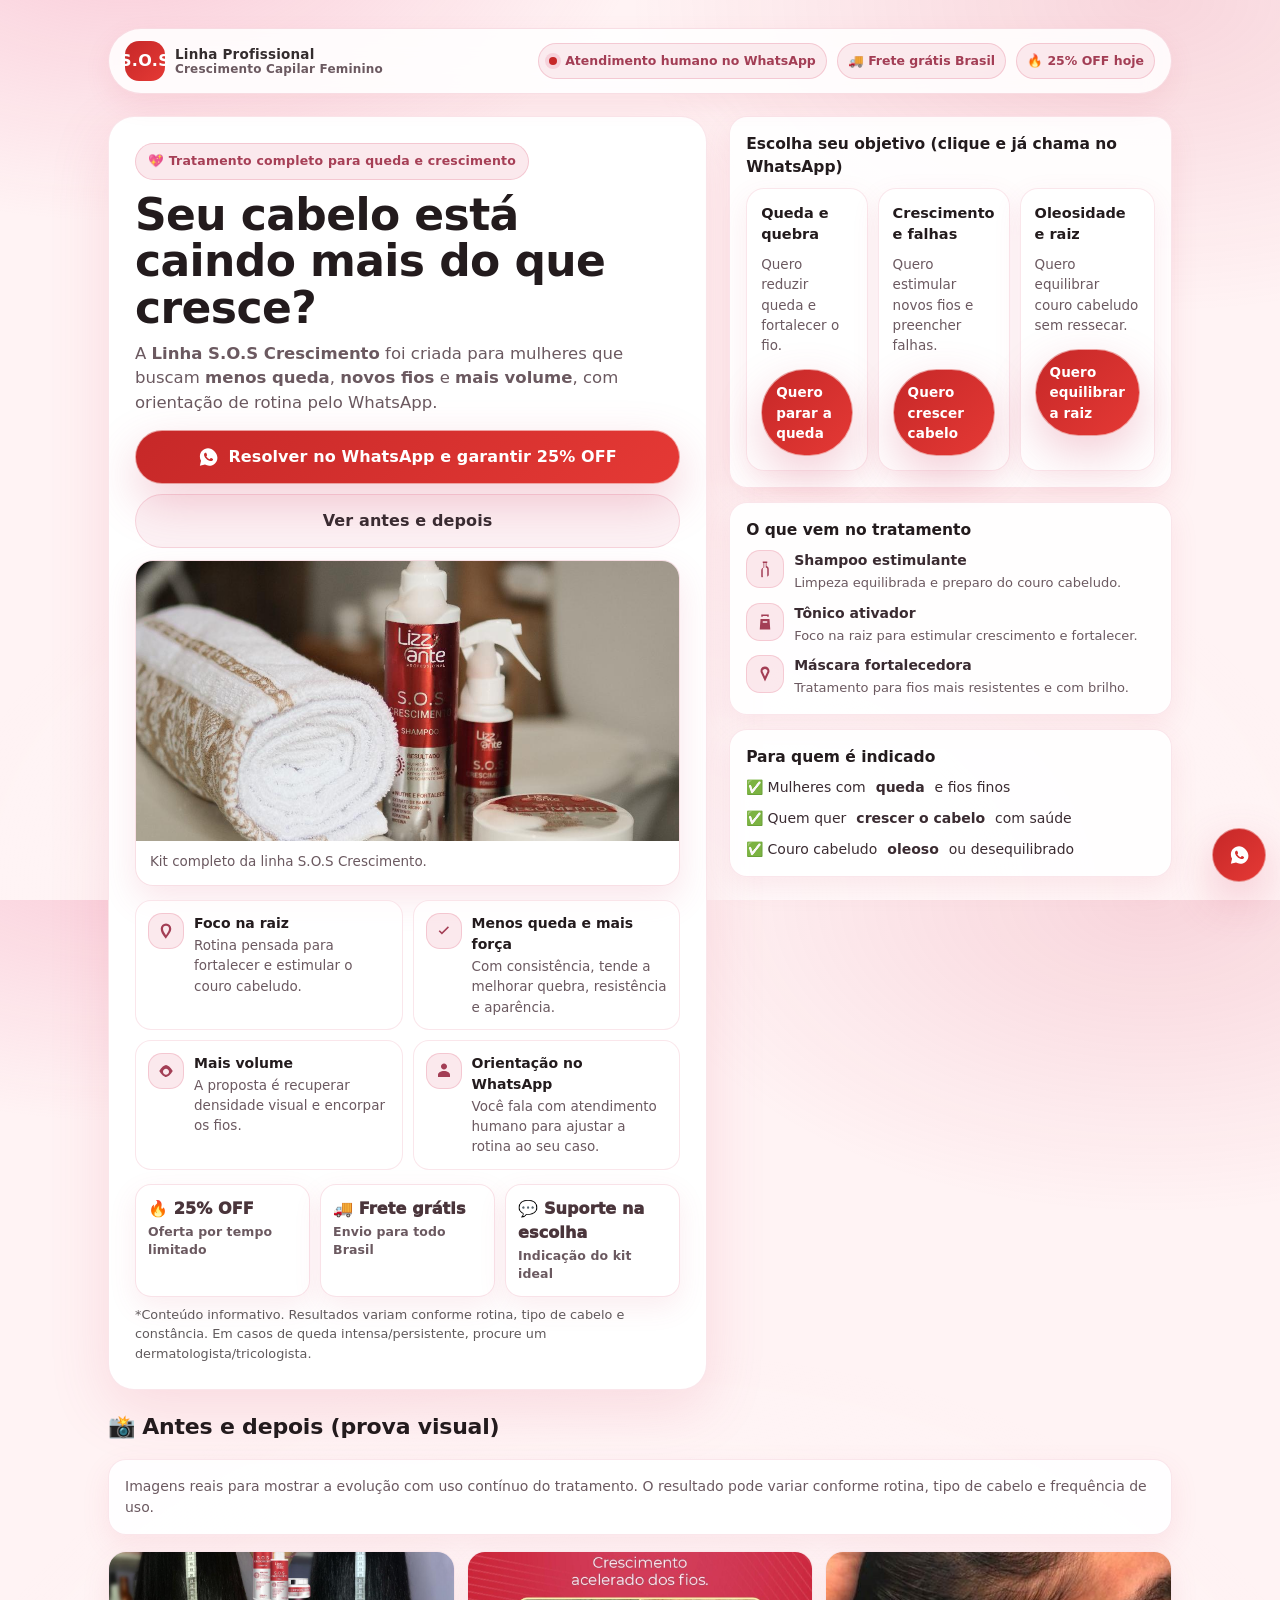
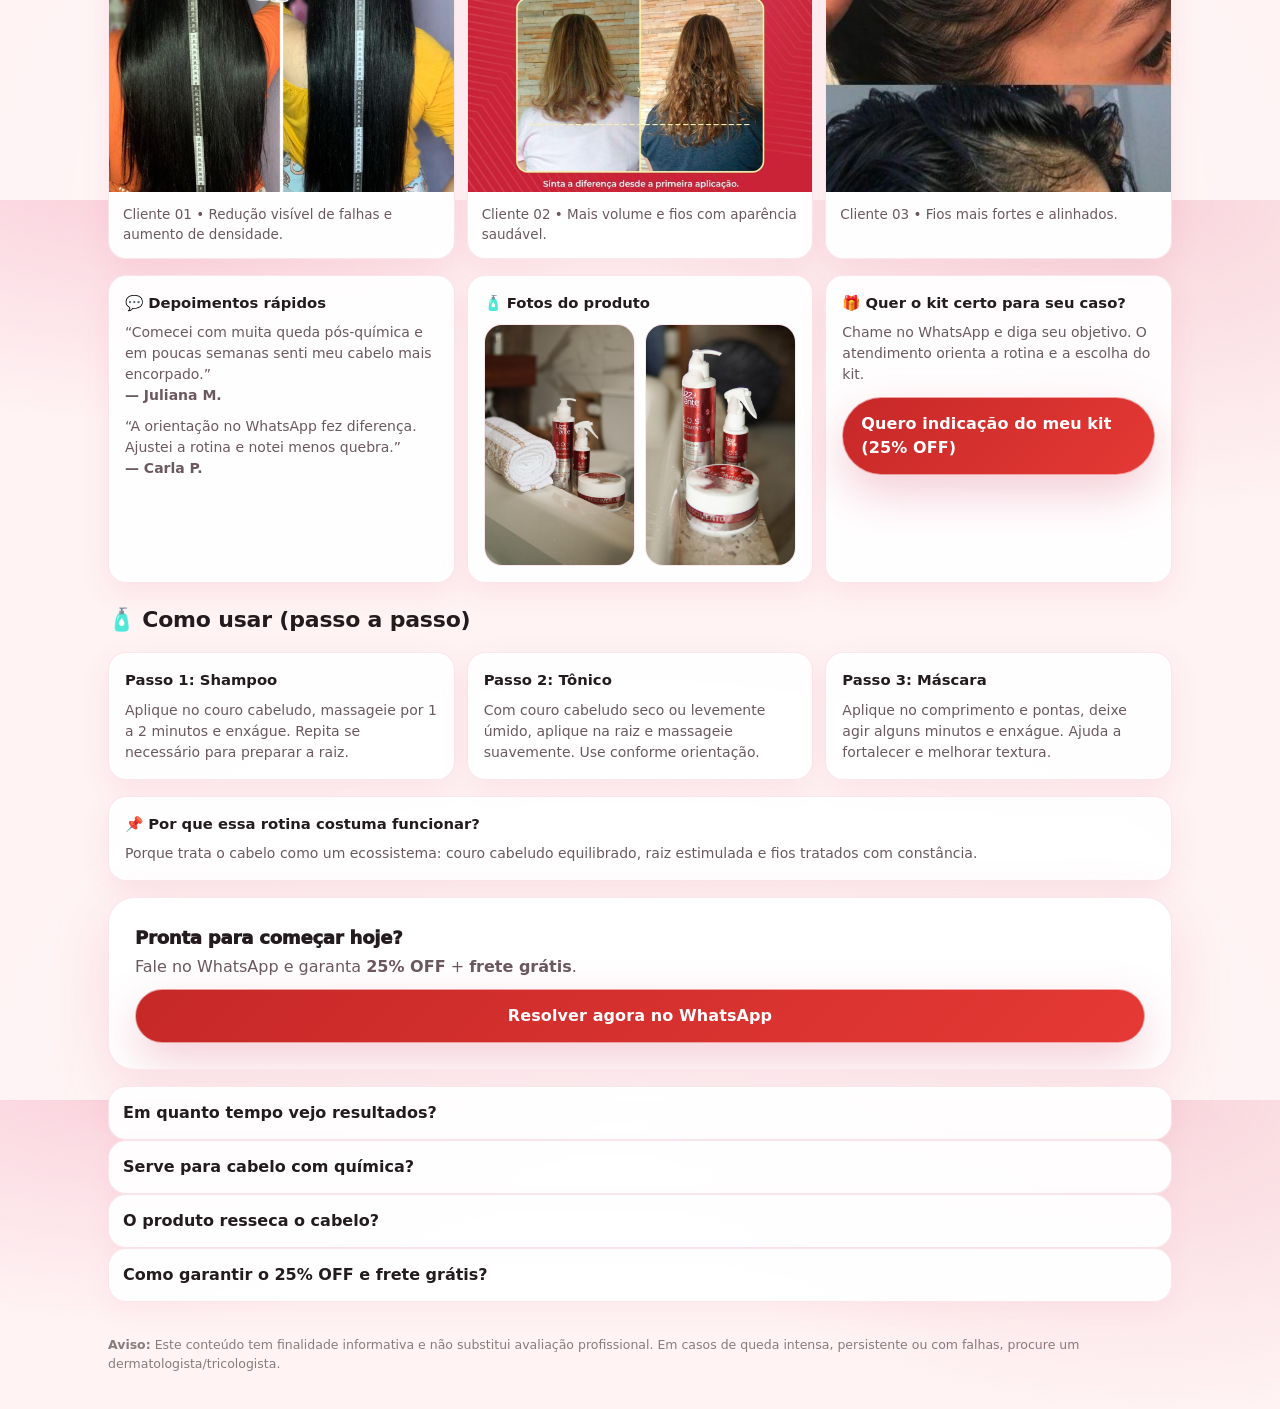
<file: index.html>
<!doctype html>
<html lang="pt-BR">
<head>
  <meta charset="utf-8" />
  <meta name="viewport" content="width=device-width,initial-scale=1,viewport-fit=cover" />
  <meta name="theme-color" content="#c62828" />
  <meta name="description" content="Linha S.O.S Crescimento: tratamento capilar feminino para reduzir queda, estimular crescimento e aumentar volume. Atendimento no WhatsApp, 25% OFF e frete grátis." />
  <title>S.O.S Crescimento | 25% OFF + Frete Grátis</title>

  <!-- Open Graph -->
  <meta property="og:title" content="S.O.S Crescimento | 25% OFF + Frete Grátis" />
  <meta property="og:description" content="Menos queda, mais crescimento e volume para mulheres. Atendimento rápido no WhatsApp." />
  <meta property="og:type" content="website" />
  <meta property="og:locale" content="pt_BR" />

  <!-- Preconnect (kept empty intentionally: no external resources) -->

  <style>
    :root{
      --bg:#fff3f4;
      --card:#ffffff;
      --soft:#ffe9ef;
      --text:#231b1d;
      --muted:#6b5960;
      --brand:#c62828;
      --brand2:#e53935;
      --ok:#c62828;
      --line:rgba(217,79,111,.18);
      --shadow: 0 18px 60px rgba(217,79,111,.16);
      --shadow2: 0 10px 28px rgba(217,79,111,.10);
      --radius: 18px;
      --radius2: 26px;
      --max: 1120px;
      --ring: 0 0 0 4px rgba(217,79,111,.18);
      --safe-bottom: env(safe-area-inset-bottom, 0px);
      --safe-top: env(safe-area-inset-top, 0px);
    }

    *{box-sizing:border-box}
    html,body{height:100%}
    body{
      margin:0;
      font-family: ui-sans-serif, system-ui, -apple-system, Segoe UI, Roboto, Arial, "Noto Sans", "Apple Color Emoji","Segoe UI Emoji";
      color:var(--text);
      background:
        radial-gradient(860px 520px at 10% -10%, rgba(240,138,170,.40), transparent 60%),
        radial-gradient(900px 540px at 90% 0%, rgba(217,79,111,.18), transparent 58%),
        radial-gradient(1000px 640px at 50% 100%, rgba(255,255,255,.65), transparent 70%),
        var(--bg);
      line-height:1.5;
      -webkit-font-smoothing: antialiased;
      text-rendering: optimizeLegibility;
      overflow-x:hidden;
    }

    a{color:inherit}
    img{max-width:100%; height:auto}

    .wrap{max-width:var(--max); margin:0 auto; padding:18px 16px 96px; padding-bottom: calc(96px + var(--safe-bottom));}
    @media (min-width: 720px){ .wrap{padding:26px 22px 44px} }
    @media (min-width: 980px){ .wrap{padding:28px} }

    /* Topbar: mobile-first stacked */
    .topbar{
      display:flex; flex-direction:column; align-items:stretch; gap:10px;
      padding:12px 12px;
      border:1px solid var(--line);
      background: rgba(255,255,255,.86);
      backdrop-filter: blur(12px);
      border-radius: 22px;
      box-shadow: 0 10px 26px rgba(217,79,111,.10);
      position: sticky;
      top: calc(10px + var(--safe-top));
      z-index: 40;
    }
    @media (min-width: 720px){
      .topbar{flex-direction:row; align-items:center; justify-content:space-between; border-radius: 999px; padding:12px 16px; top: 18px;}
    }

    .brand{display:flex; align-items:center; gap:10px; font-weight:800; letter-spacing:.2px;}
    .brandMark{
      width:40px;height:40px;border-radius:14px;
      background: linear-gradient(135deg,var(--brand),var(--brand2));
      display:flex;align-items:center;justify-content:center;
      color:#fff; font-weight:900; letter-spacing:.3px;
      flex:0 0 auto;
    }
    .brandText{display:flex; flex-direction:column; line-height:1.05}
    .brandText .t1{font-size:13.5px; opacity:.92}
    .brandText .t2{font-size:12px; color:var(--muted); margin-top:2px; font-weight:700}

    .badges{display:flex; gap:10px; flex-wrap:wrap}
    .badge{
      display:inline-flex; align-items:center; gap:8px;
      background: rgba(217,79,111,.10);
      border: 1px solid rgba(217,79,111,.22);
      color: #a33e55;
      padding: 8px 10px;
      border-radius: 999px;
      font-size: 12.5px;
      white-space: nowrap;
      font-weight: 750;
    }
    .dot{width:8px;height:8px;border-radius:999px;background:var(--ok);box-shadow:0 0 0 4px rgba(217,79,111,.16)}

    /* Buttons */
    .btn{
      display:inline-flex; align-items:center; justify-content:center; gap:10px;
      padding: 14px 18px;
      border-radius: 999px;
      border: 1px solid rgba(217,79,111,.18);
      text-decoration:none;
      font-weight: 850;
      letter-spacing:.1px;
      transition: transform .12s ease, box-shadow .12s ease, background .12s ease;
      cursor:pointer;
      user-select:none;
      -webkit-tap-highlight-color: transparent;
    }
    .btn:focus{outline:none; box-shadow: var(--ring)}
    .btn:active{transform: translateY(1px) scale(.99)}
    .btn-primary{
      background: linear-gradient(135deg, var(--brand), var(--brand2));
      border-color: rgba(255,255,255,.55);
      color: #fff;
      box-shadow: 0 18px 46px rgba(217,79,111,.28);
    }
    .btn-ghost{
      background: rgba(217,79,111,.08);
      color: #3a2b31;
    }
    .btn-small{padding: 12px 14px; font-size: 13.5px}
    .btn-wide{width:100%}
    @media (min-width: 720px){ .btn-wide{width:auto} }

    /* Layout */
    .hero{
      display:grid;
      grid-template-columns: 1fr;
      gap: 14px;
      margin-top: 16px;
      align-items:start;
    }
    @media (min-width: 980px){
      .hero{grid-template-columns: 1.15fr .85fr; gap: 22px; margin-top: 22px;}
    }

    .card{
      background: var(--card);
      border: 1px solid rgba(217,79,111,.14);
      border-radius: var(--radius2);
      box-shadow: var(--shadow);
      overflow:hidden;
    }
    .card-inner{padding: 18px}
    @media (min-width: 720px){ .card-inner{padding: 26px} }

    .kicker{
      display:inline-flex; gap:10px; align-items:center;
      padding: 8px 12px;
      border-radius: 999px;
      background: rgba(217,79,111,.12);
      border: 1px solid rgba(217,79,111,.22);
      color: #a63f56;
      font-weight: 850;
      font-size: 12.5px;
      letter-spacing:.2px;
    }

    h1{
      margin: 12px 0 10px;
      font-size: clamp(26px, 5.2vw, 44px);
      line-height:1.06;
      letter-spacing: -.6px;
    }

    .lead{
      color: var(--muted);
      font-size: 15.5px;
      margin: 0 0 14px;
      max-width: 62ch;
    }
    @media (min-width: 720px){ .lead{font-size: 16.5px} }

    /* Product hero */
    .product-hero{
      border-radius: var(--radius);
      overflow: hidden;
      border: 1px solid rgba(217,79,111,.18);
      background: rgba(255,255,255,.96);
      box-shadow: 0 14px 34px rgba(217,79,111,.14);
      margin-top: 12px;
    }
    .product-hero img{
      width:100%;
      height: auto;
      max-height: 280px;
      object-fit: cover;
      display:block;
      background:#fff;
    }
    .product-hero .caption{
      padding: 10px 14px 14px;
      color: var(--muted);
      font-size: 13.5px;
    }
    .product-hero .fallback{
      display:none;
      padding: 14px;
      font-size: 13.5px;
      color: #a33e55;
      border-top: 1px solid rgba(217,79,111,.18);
      background: rgba(217,79,111,.06);
    }
    .product-hero.image-failed img{display:none}
    .product-hero.image-failed .fallback{display:block}

    /* Fast benefits (mobile-first) */
    .benefitGrid{
      display:grid;
      grid-template-columns: 1fr;
      gap:10px;
      margin: 14px 0 14px;
    }
    @media (min-width: 720px){ .benefitGrid{grid-template-columns: 1fr 1fr} }

    .benefit{
      display:flex; gap:10px; align-items:flex-start;
      padding: 12px 12px;
      background: rgba(255,255,255,.75);
      border: 1px solid rgba(217,79,111,.14);
      border-radius: 16px;
    }
    .benefit .icon{
      width:36px;height:36px;border-radius:14px;
      display:flex;align-items:center;justify-content:center;
      background: rgba(217,79,111,.12);
      border: 1px solid rgba(217,79,111,.22);
      flex:0 0 auto;
    }
    .benefit .icon svg{width:18px;height:18px;fill:#a33e55}
    .benefit b{display:block; font-size: 14px}
    .benefit span{display:block; color: var(--muted); font-size: 13.5px; margin-top: 1px}

    /* Offer strip */
    .offerStrip{
      display:grid;
      gap:10px;
      margin-top: 10px;
    }
    @media (min-width: 720px){ .offerStrip{grid-template-columns: 1fr 1fr 1fr} }
    .tag{
      background: rgba(255,255,255,.8);
      border: 1px solid rgba(217,79,111,.16);
      padding: 12px 12px;
      border-radius: 16px;
      color:#4a353b;
      font-weight: 850;
      letter-spacing:.1px;
      display:flex; gap:10px; align-items:flex-start;
      box-shadow: var(--shadow2);
    }
    .tag strong{font-weight: 950}
    .tag .mini{color: var(--muted); font-weight: 700; font-size: 12.5px; margin-top: 2px}

    /* CTA area */
    .ctaBlock{
      margin-top: 14px;
      display:grid;
      gap:10px;
    }
    .subnote{
      margin-top: 8px;
      color: rgba(35,27,29,.72);
      font-size: 12.8px;
    }

    /* Side cards */
    .side{
      display:grid;
      gap: 14px;
    }

    .miniCard{
      background: rgba(255,255,255,.90);
      border: 1px solid rgba(217,79,111,.14);
      border-radius: var(--radius);
      padding: 16px;
      box-shadow: var(--shadow2);
    }
    .miniCard h3{margin:0 0 8px; font-size: 15.5px}
    .list{margin:0; padding:0; list-style:none; display:grid; gap:10px}
    .li{display:flex; gap:10px; align-items:flex-start; color:#3a2b31; font-size: 14px}
    .li small{display:block; color: var(--muted); margin-top:2px; font-size: 13px}
    .ico{
      width:38px; height:38px; border-radius: 14px;
      display:flex; align-items:center; justify-content:center;
      background: rgba(217,79,111,.12);
      border: 1px solid rgba(217,79,111,.20);
      flex: 0 0 auto;
    }
    .ico svg{width:18px;height:18px;fill:#a33e55}

    /* Sections */
    .section{margin-top: 16px; display:grid; gap: 12px;}
    @media (min-width: 720px){ .section{margin-top: 20px; gap: 16px;} }

    .sectionTitle{
      margin:0;
      font-size: 18px;
      letter-spacing:-.2px;
    }
    @media (min-width: 720px){ .sectionTitle{font-size: 22px;} }

    .box{
      background: rgba(255,255,255,.92);
      border: 1px solid rgba(217,79,111,.14);
      border-radius: var(--radius);
      padding: 16px;
      box-shadow: var(--shadow2);
    }
    .box h4{margin:0 0 8px; font-size: 14.8px}
    .box p{margin:0; color: var(--muted); font-size: 14px}

    .grid3{display:grid; gap:12px; grid-template-columns: 1fr;}
    @media (min-width: 900px){ .grid3{grid-template-columns: repeat(3, 1fr);} }

    /* Media */
    .mediaGrid{
      display:grid;
      gap:12px;
      grid-template-columns: 1fr;
    }
    @media (min-width: 900px){ .mediaGrid{grid-template-columns: repeat(3, 1fr);} }
    .media-card{
      background: rgba(255,255,255,.96);
      border: 1px solid rgba(217,79,111,.14);
      border-radius: var(--radius);
      overflow:hidden;
      box-shadow: var(--shadow2);
    }
    .media-card img{
      width:100%;
      height: 220px;
      object-fit: cover;
      background:#fff;
      display:block;
    }
    @media (min-width: 900px){
      .media-card img{height: 240px}
    }
    .media-card .caption{
      padding: 12px 14px 14px;
      color: var(--muted);
      font-size: 13.5px;
    }

    /* Quick chooser */
    .chooser{
      display:grid;
      gap:10px;
      grid-template-columns: 1fr;
    }
    @media (min-width: 720px){ .chooser{grid-template-columns: repeat(3, 1fr);} }
    .choice{
      display:flex; flex-direction:column; gap:8px;
      padding: 14px;
      border-radius: 18px;
      background: rgba(255,255,255,.92);
      border: 1px solid rgba(217,79,111,.14);
      box-shadow: var(--shadow2);
    }
    .choice b{font-size: 14.5px}
    .choice p{margin:0; color: var(--muted); font-size: 13.5px}
    .choice .btn{margin-top: 6px}

    /* FAQ */
    .faq details{
      background: rgba(255,255,255,.94);
      border: 1px solid rgba(217,79,111,.14);
      border-radius: var(--radius);
      padding: 14px 14px;
      box-shadow: 0 10px 26px rgba(217,79,111,.06);
    }
    .faq summary{
      cursor:pointer;
      font-weight: 900;
      list-style:none;
    }
    .faq summary::-webkit-details-marker{display:none}
    .faq p{margin:10px 0 0; color: var(--muted); font-size: 14px}

    .footer{
      margin: 18px 0 8px;
      color: rgba(35,27,29,.55);
      font-size: 12.5px;
    }

    /* Sticky mobile CTA */
    .sticky{
      position: fixed;
      left: 12px;
      right: 12px;
      bottom: calc(12px + var(--safe-bottom));
      z-index: 60;
      display:block;
    }
    @media (min-width: 900px){ .sticky{display:none} }

    .sticky .bar{
      max-width: var(--max);
      margin: 0 auto;
      background: rgba(255,255,255,.94);
      border: 1px solid rgba(217,79,111,.18);
      border-radius: 18px;
      padding: 10px;
      box-shadow: var(--shadow);
      display:flex;
      gap:10px;
      align-items:center;
      justify-content:space-between;
    }
    .sticky .txt{
      display:flex; flex-direction:column; gap:2px;
      min-width: 0;
    }
    .sticky .txt .t1{font-weight: 950; font-size: 13.8px; line-height:1.1}
    .sticky .txt .t2{color: rgba(35,27,29,.70); font-size: 12.5px; white-space:nowrap; overflow:hidden; text-overflow: ellipsis}
    .sticky .bar .btn{padding: 12px 14px; white-space: nowrap}

    /* Floating WhatsApp (extra) */
    .floatWA{
      position: fixed;
      right: 14px;
      bottom: calc(92px + var(--safe-bottom));
      z-index: 55;
      display:flex;
      align-items:center;
      justify-content:center;
      width: 54px; height: 54px;
      border-radius: 999px;
      background: linear-gradient(135deg, var(--brand), var(--brand2));
      color: #fff;
      border: 1px solid rgba(255,255,255,.45);
      box-shadow: 0 18px 46px rgba(217,79,111,.30);
      text-decoration:none;
    }
    @media (min-width: 900px){ .floatWA{bottom: 18px} }
    .floatWA:focus{outline:none; box-shadow: var(--ring)}
    .whatsapp-icon{width: 20px; height: 20px; fill: currentColor}

    /* Helpers */
    .sr{position:absolute; width:1px; height:1px; padding:0; margin:-1px; overflow:hidden; clip:rect(0,0,0,0); border:0;}
    .divider{height:1px; background: rgba(217,79,111,.14); margin: 14px 0}
  </style>

  <!-- FAQ Schema (based on on-page FAQ) -->
  <script type="application/ld+json">
  {
    "@context": "https://schema.org",
    "@type": "FAQPage",
    "mainEntity": [
      {
        "@type": "Question",
        "name": "Em quanto tempo vejo resultados?",
        "acceptedAnswer": {
          "@type": "Answer",
          "text": "Os resultados variam de pessoa para pessoa. A consistência no uso e a combinação dos itens do tratamento ajudam a perceber melhora na queda e na força dos fios ao longo das semanas."
        }
      },
      {
        "@type": "Question",
        "name": "Serve para cabelo com química?",
        "acceptedAnswer": {
          "@type": "Answer",
          "text": "Em muitos casos, sim. Para indicação mais precisa, informe no WhatsApp o tipo de química, frequência e o estado atual do fio."
        }
      },
      {
        "@type": "Question",
        "name": "O produto resseca o cabelo?",
        "acceptedAnswer": {
          "@type": "Answer",
          "text": "A proposta é controlar oleosidade sem ressecar. O uso correto e a combinação com máscara/rotina adequada fazem diferença. No WhatsApp você recebe orientação personalizada."
        }
      },
      {
        "@type": "Question",
        "name": "Como garantir o 25% OFF e frete grátis?",
        "acceptedAnswer": {
          "@type": "Answer",
          "text": "Clique em “Resolver no WhatsApp”, informe que deseja a oferta de 25% OFF + frete grátis e finalize com o atendimento."
        }
      }
    ]
  }
  </script>
</head>

<body>
  <div class="wrap">
    <header class="topbar" aria-label="Topo com marca e oferta">
      <div class="brand" aria-label="Marca">
        <div class="brandMark" aria-hidden="true">S.O.S</div>
        <div class="brandText">
          <div class="t1">Linha Profissional</div>
          <div class="t2">Crescimento Capilar Feminino</div>
        </div>
      </div>

      <div class="badges" aria-label="Benefícios rápidos">
        <span class="badge" title="Atendimento no WhatsApp"><span class="dot" aria-hidden="true"></span> Atendimento humano no WhatsApp</span>
        <span class="badge" title="Condição de envio">🚚 Frete grátis Brasil</span>
        <span class="badge" title="Promoção">🔥 25% OFF hoje</span>
      </div>
    </header>

    <main class="hero" role="main">
      <!-- Main offer -->
      <section class="card" aria-label="Oferta principal">
        <div class="card-inner">
          <span class="kicker">💖 Tratamento completo para queda e crescimento</span>

          <h1>Seu cabelo está caindo mais do que cresce?</h1>
          <p class="lead">
            A <strong>Linha S.O.S Crescimento</strong> foi criada para mulheres que buscam <strong>menos queda</strong>,
            <strong>novos fios</strong> e <strong>mais volume</strong>, com orientação de rotina pelo WhatsApp.
          </p>

          <div class="ctaBlock" aria-label="Ações principais">
            <a class="btn btn-primary btn-wide" id="ctaTop" data-whatsapp-link
               href="https://wa.me/558597004668?text=Oi%21%20Quero%20aproveitar%20os%2025%25%20OFF%20da%20Linha%20S.O.S%20Crescimento.%20Pode%20me%20ajudar%20a%20escolher%20o%20melhor%20kit%20para%20meu%20cabelo%3F"
               target="_blank" rel="noopener">
              <svg class="whatsapp-icon" viewBox="0 0 32 32" aria-hidden="true">
                <path d="M16.02 2.01C8.83 2.01 3 7.84 3 15.03c0 2.43.64 4.82 1.86 6.91L3 30l8.2-1.81a13 13 0 0 0 6.82 1.84h.01c7.19 0 13.02-5.83 13.02-13.02S23.21 2.01 16.02 2.01zm7.62 18.73c-.32.9-1.63 1.68-2.28 1.73-.6.05-1.36.07-2.2-.14-.51-.13-1.17-.38-2.03-.74-3.56-1.54-5.88-5.13-6.06-5.37-.18-.24-1.44-1.92-1.44-3.66s.92-2.6 1.25-2.96c.32-.36.7-.45.94-.45h.68c.22 0 .51-.08.79.6.32.77 1.08 2.67 1.17 2.86.09.19.15.41.03.66-.12.25-.18.41-.36.63-.18.22-.38.49-.54.66-.18.18-.36.38-.16.74.2.36.9 1.48 1.93 2.4 1.32 1.17 2.43 1.54 2.79 1.71.36.18.57.15.78-.09.21-.24.9-1.05 1.14-1.41.24-.36.48-.3.81-.18.33.12 2.07.97 2.43 1.14.36.18.6.27.69.42.09.15.09.87-.24 1.77z"/>
              </svg>
              Resolver no WhatsApp e garantir 25% OFF
            </a>

            <a class="btn btn-ghost btn-wide" href="#resultados">Ver antes e depois</a>
          </div>

          <div class="product-hero" aria-label="Imagem do kit S.O.S Crescimento">
            <img src="imagens/fotoprodutos1.jpg" alt="Kit completo da linha S.O.S Crescimento" loading="eager"
                 onerror="this.closest('.product-hero').classList.add('image-failed')">
            <div class="caption">Kit completo da linha S.O.S Crescimento.</div>
            <div class="fallback">Se a imagem não carregar, verifique sua conexão e recarregue a página.</div>
          </div>

          <div class="benefitGrid" aria-label="Benefícios principais">
            <div class="benefit">
              <div class="icon" aria-hidden="true">
                <svg viewBox="0 0 24 24"><path d="M12 2a7 7 0 0 1 7 7c0 4.1-3.1 7.2-6.8 12.6-.1.2-.3.4-.5.4s-.4-.1-.5-.3C7 16.2 5 13.4 5 9a7 7 0 0 1 7-7zm0 3a4 4 0 0 0-4 4c0 2.7 1.7 5 4 8.6 2.3-3.6 4-5.9 4-8.6a4 4 0 0 0-4-4z"/></svg>
              </div>
              <div>
                <b>Foco na raiz</b>
                <span>Rotina pensada para fortalecer e estimular o couro cabeludo.</span>
              </div>
            </div>
            <div class="benefit">
              <div class="icon" aria-hidden="true">
                <svg viewBox="0 0 24 24"><path d="M9.2 16.6 4.9 12.3l1.4-1.4 2.9 2.9 8-8 1.4 1.4z"/></svg>
              </div>
              <div>
                <b>Menos queda e mais força</b>
                <span>Com consistência, tende a melhorar quebra, resistência e aparência.</span>
              </div>
            </div>
            <div class="benefit">
              <div class="icon" aria-hidden="true">
                <svg viewBox="0 0 24 24"><path d="M3 12c2.8-5.1 7-8 9-8s6.2 2.9 9 8c-2.8 5.1-7 8-9 8s-6.2-2.9-9-8zm9 5c2.2 0 4-1.8 4-4s-1.8-4-4-4-4 1.8-4 4 1.8 4 4 4z"/></svg>
              </div>
              <div>
                <b>Mais volume</b>
                <span>A proposta é recuperar densidade visual e encorpar os fios.</span>
              </div>
            </div>
            <div class="benefit">
              <div class="icon" aria-hidden="true">
                <svg viewBox="0 0 24 24"><path d="M12 2c2.2 0 4 1.8 4 4s-1.8 4-4 4-4-1.8-4-4 1.8-4 4-4zm0 10c4.4 0 8 2.2 8 5v3H4v-3c0-2.8 3.6-5 8-5z"/></svg>
              </div>
              <div>
                <b>Orientação no WhatsApp</b>
                <span>Você fala com atendimento humano para ajustar a rotina ao seu caso.</span>
              </div>
            </div>
          </div>

          <div class="offerStrip" aria-label="Condição especial">
            <div class="tag">
              <div>🔥 <strong>25% OFF</strong><div class="mini">Oferta por tempo limitado</div></div>
            </div>
            <div class="tag">
              <div>🚚 <strong>Frete grátis</strong><div class="mini">Envio para todo Brasil</div></div>
            </div>
            <div class="tag">
              <div>💬 <strong>Suporte na escolha</strong><div class="mini">Indicação do kit ideal</div></div>
            </div>
          </div>

          <div class="subnote">
            *Conteúdo informativo. Resultados variam conforme rotina, tipo de cabelo e constância.
            Em casos de queda intensa/persistente, procure um dermatologista/tricologista.
          </div>
        </div>
      </section>

      <!-- Side: quick decision helpers -->
      <aside class="side" aria-label="Apoio para decisão">
        <div class="miniCard" aria-label="Escolha rápida do seu objetivo">
          <h3>Escolha seu objetivo (clique e já chama no WhatsApp)</h3>
          <div class="chooser" role="list">
            <div class="choice" role="listitem">
              <b>Queda e quebra</b>
              <p>Quero reduzir queda e fortalecer o fio.</p>
              <a class="btn btn-primary btn-small" data-whatsapp-link
                 href="https://wa.me/558597004668?text=Oi%21%20Quero%20aproveitar%20os%2025%25%20OFF%20da%20Linha%20S.O.S%20Crescimento.%20Meu%20maior%20problema%20%C3%A9%20queda%20e%20quebra.%20Qual%20kit%20voc%C3%AA%20me%20indica%3F"
                 target="_blank" rel="noopener">Quero parar a queda</a>
            </div>
            <div class="choice" role="listitem">
              <b>Crescimento e falhas</b>
              <p>Quero estimular novos fios e preencher falhas.</p>
              <a class="btn btn-primary btn-small" data-whatsapp-link
                 href="https://wa.me/558597004668?text=Oi%21%20Quero%20aproveitar%20os%2025%25%20OFF%20da%20Linha%20S.O.S%20Crescimento.%20Quero%20estimular%20crescimento%20e%20novos%20fios.%20Qual%20kit%20voc%C3%AA%20me%20indica%3F"
                 target="_blank" rel="noopener">Quero crescer cabelo</a>
            </div>
            <div class="choice" role="listitem">
              <b>Oleosidade e raiz</b>
              <p>Quero equilibrar couro cabeludo sem ressecar.</p>
              <a class="btn btn-primary btn-small" data-whatsapp-link
                 href="https://wa.me/558597004668?text=Oi%21%20Quero%20aproveitar%20os%2025%25%20OFF%20da%20Linha%20S.O.S%20Crescimento.%20Tenho%20raiz%20oleosa%20e%20queda.%20Qual%20kit%20voc%C3%AA%20me%20indica%3F"
                 target="_blank" rel="noopener">Quero equilibrar a raiz</a>
            </div>
          </div>
        </div>

        <div class="miniCard" aria-label="O que vem no tratamento">
          <h3>O que vem no tratamento</h3>
          <ul class="list">
            <li class="li">
              <span class="ico" aria-hidden="true">
                <svg viewBox="0 0 24 24"><path d="M9 2h6v2h-1v4.1c1.7.5 3 2 3 3.9v7.5c0 1.4-1.1 2.5-2.5 2.5h-5C8.1 24 7 22.9 7 21.5V14c0-1.9 1.3-3.4 3-3.9V4H9V2zm2 8.1c-1.1.2-2 .9-2 1.9v9.5c0 .3.2.5.5.5h5c.3 0 .5-.2.5-.5V12c0-1-.9-1.7-2-1.9V4h-2v6.1z"/></svg>
              </span>
              <div>
                <strong>Shampoo estimulante</strong>
                <small>Limpeza equilibrada e preparo do couro cabeludo.</small>
              </div>
            </li>
            <li class="li">
              <span class="ico" aria-hidden="true">
                <svg viewBox="0 0 24 24"><path d="M7 2h10v3h-2V4H9v1H7V2zm-1 6h12l1 14H5L6 8zm3 3v2h6v-2H9z"/></svg>
              </span>
              <div>
                <strong>Tônico ativador</strong>
                <small>Foco na raiz para estimular crescimento e fortalecer.</small>
              </div>
            </li>
            <li class="li">
              <span class="ico" aria-hidden="true">
                <svg viewBox="0 0 24 24"><path d="M12 2c3.3 0 6 2.7 6 6 0 1.1-.3 2.2-.9 3.1L12 22 6.9 11.1C6.3 10.2 6 9.1 6 8c0-3.3 2.7-6 6-6zm0 3.2C10.2 5.2 8.8 6.6 8.8 8c0 .6.2 1.1.5 1.6L12 15.3l2.7-5.7c.3-.5.5-1 .5-1.6 0-1.4-1.4-2.8-3.2-2.8z"/></svg>
              </span>
              <div>
                <strong>Máscara fortalecedora</strong>
                <small>Tratamento para fios mais resistentes e com brilho.</small>
              </div>
            </li>
          </ul>
        </div>

        <div class="miniCard" aria-label="Para quem é indicado">
          <h3>Para quem é indicado</h3>
          <ul class="list">
            <li class="li">✅ Mulheres com <strong>queda</strong> e fios finos</li>
            <li class="li">✅ Quem quer <strong>crescer o cabelo</strong> com saúde</li>
            <li class="li">✅ Couro cabeludo <strong>oleoso</strong> ou desequilibrado</li>
          </ul>
        </div>
      </aside>
    </main>

    <!-- Social proof -->
    <section class="section" id="resultados" aria-label="Resultados e provas sociais">
      <h2 class="sectionTitle">📸 Antes e depois (prova visual)</h2>
      <div class="box">
        <p>
          Imagens reais para mostrar a evolução com uso contínuo do tratamento.
          O resultado pode variar conforme rotina, tipo de cabelo e frequência de uso.
        </p>
      </div>

      <div class="mediaGrid" aria-label="Antes e depois de clientes">
        <div class="media-card">
          <img src="imagens/antesedepois1.jpg" alt="Antes e depois 1 - evolução de densidade capilar" loading="lazy">
          <div class="caption">Cliente 01 • Redução visível de falhas e aumento de densidade.</div>
        </div>
        <div class="media-card">
          <img src="imagens/antesedepois2.jpg" alt="Antes e depois 2 - melhora no volume dos fios" loading="lazy">
          <div class="caption">Cliente 02 • Mais volume e fios com aparência saudável.</div>
        </div>
        <div class="media-card">
          <img src="imagens/antesedepois3.jpg" alt="Antes e depois 3 - fortalecimento dos fios" loading="lazy">
          <div class="caption">Cliente 03 • Fios mais fortes e alinhados.</div>
        </div>
      </div>

      <div class="grid3" aria-label="Depoimentos rápidos e fotos do produto">
        <div class="box">
          <h4>💬 Depoimentos rápidos</h4>
          <p>
            “Comecei com muita queda pós-química e em poucas semanas senti meu cabelo mais encorpado.”
            <br><strong>— Juliana M.</strong>
          </p>
          <p style="margin-top:10px;">
            “A orientação no WhatsApp fez diferença. Ajustei a rotina e notei menos quebra.”
            <br><strong>— Carla P.</strong>
          </p>
        </div>
        <div class="box">
          <h4>🧴 Fotos do produto</h4>
          <div style="display:grid;grid-template-columns:1fr 1fr; gap:10px; margin-top:10px;">
            <div class="media-card" style="box-shadow:none;">
              <img src="imagens/fotoprodutos1.jpg" alt="Foto dos produtos da linha S.O.S Crescimento" loading="lazy">
            </div>
            <div class="media-card" style="box-shadow:none;">
              <img src="imagens/fotoprodutos2.jpg" alt="Detalhe dos frascos do produto capilar" loading="lazy">
            </div>
          </div>
        </div>
        <div class="box">
          <h4>🎁 Quer o kit certo para seu caso?</h4>
          <p>Chame no WhatsApp e diga seu objetivo. O atendimento orienta a rotina e a escolha do kit.</p>
          <div style="margin-top:12px;">
            <a class="btn btn-primary btn-wide" id="ctaMid" data-whatsapp-link
               href="https://wa.me/558597004668?text=Oi%21%20Quero%20aproveitar%20os%2025%25%20OFF%20da%20Linha%20S.O.S%20Crescimento.%20Meu%20cabelo%20tem%20queda%2Foleosidade%2Fquebra.%20Qual%20kit%20voc%C3%AA%20me%20indica%3F"
               target="_blank" rel="noopener">
              Quero indicação do meu kit (25% OFF)
            </a>
          </div>
        </div>
      </div>
    </section>

    <!-- How to use -->
    <section class="section" id="como-usar" aria-label="Como usar e diferenciais">
      <h2 class="sectionTitle">🧴 Como usar (passo a passo)</h2>
      <div class="grid3">
        <div class="box">
          <h4>Passo 1: Shampoo</h4>
          <p>Aplique no couro cabeludo, massageie por 1 a 2 minutos e enxágue. Repita se necessário para preparar a raiz.</p>
        </div>
        <div class="box">
          <h4>Passo 2: Tônico</h4>
          <p>Com couro cabeludo seco ou levemente úmido, aplique na raiz e massageie suavemente. Use conforme orientação.</p>
        </div>
        <div class="box">
          <h4>Passo 3: Máscara</h4>
          <p>Aplique no comprimento e pontas, deixe agir alguns minutos e enxágue. Ajuda a fortalecer e melhorar textura.</p>
        </div>
      </div>

      <div class="box">
        <h4>📌 Por que essa rotina costuma funcionar?</h4>
        <p>Porque trata o cabelo como um ecossistema: couro cabeludo equilibrado, raiz estimulada e fios tratados com constância.</p>
      </div>

      <div class="card" aria-label="CTA final">
        <div class="card-inner" style="display:grid; gap:10px;">
          <div>
            <div style="font-weight:950;font-size:18px;letter-spacing:-.2px;">Pronta para começar hoje?</div>
            <div style="color:var(--muted);margin-top:4px;">Fale no WhatsApp e garanta <strong>25% OFF</strong> + <strong>frete grátis</strong>.</div>
          </div>
          <a class="btn btn-primary btn-wide" id="ctaBottom" data-whatsapp-link
             href="https://wa.me/558597004668?text=Oi%21%20Quero%20o%20desconto%20de%2025%25%20OFF%20na%20Linha%20S.O.S%20Crescimento.%20Pode%20me%20passar%20valores%20e%20formas%20de%20envio%3F"
             target="_blank" rel="noopener">
            Resolver agora no WhatsApp
          </a>
        </div>
      </div>

      <div class="faq" aria-label="Perguntas frequentes">
        <details>
          <summary>Em quanto tempo vejo resultados?</summary>
          <p>Depende da rotina e do organismo. Em geral, consistência no uso e combinação dos itens ajudam ao longo das semanas.</p>
        </details>
        <details>
          <summary>Serve para cabelo com química?</summary>
          <p>Em muitos casos, sim. Para indicação mais precisa, informe no WhatsApp o tipo de química, frequência e o estado do fio.</p>
        </details>
        <details>
          <summary>O produto resseca o cabelo?</summary>
          <p>A proposta é controlar oleosidade sem ressecar. O uso correto e a combinação com máscara/rotina adequada ajudam bastante.</p>
        </details>
        <details>
          <summary>Como garantir o 25% OFF e frete grátis?</summary>
          <p>Clique em “Resolver no WhatsApp”, informe que deseja a oferta de <strong>25% OFF</strong> + <strong>frete grátis</strong> e finalize com o atendimento.</p>
        </details>
      </div>

      <div class="footer">
        <strong>Aviso:</strong> Este conteúdo tem finalidade informativa e não substitui avaliação profissional.
        Em casos de queda intensa, persistente ou com falhas, procure um dermatologista/tricologista.
      </div>
    </section>
  </div>

  <!-- Floating WhatsApp -->
  <a class="floatWA" aria-label="Abrir WhatsApp" data-whatsapp-link
     href="https://wa.me/558597004668?text=Oi%21%20Quero%20aproveitar%20os%2025%25%20OFF%20da%20Linha%20S.O.S%20Crescimento.%20Pode%20me%20ajudar%3F"
     target="_blank" rel="noopener">
    <span class="sr">WhatsApp</span>
    <svg class="whatsapp-icon" viewBox="0 0 32 32" aria-hidden="true">
      <path d="M16.02 2.01C8.83 2.01 3 7.84 3 15.03c0 2.43.64 4.82 1.86 6.91L3 30l8.2-1.81a13 13 0 0 0 6.82 1.84h.01c7.19 0 13.02-5.83 13.02-13.02S23.21 2.01 16.02 2.01zm7.62 18.73c-.32.9-1.63 1.68-2.28 1.73-.6.05-1.36.07-2.2-.14-.51-.13-1.17-.38-2.03-.74-3.56-1.54-5.88-5.13-6.06-5.37-.18-.24-1.44-1.92-1.44-3.66s.92-2.6 1.25-2.96c.32-.36.7-.45.94-.45h.68c.22 0 .51-.08.79.6.32.77 1.08 2.67 1.17 2.86.09.19.15.41.03.66-.12.25-.18.41-.36.63-.18.22-.38.49-.54.66-.18.18-.36.38-.16.74.2.36.9 1.48 1.93 2.4 1.32 1.17 2.43 1.54 2.79 1.71.36.18.57.15.78-.09.21-.24.9-1.05 1.14-1.41.24-.36.48-.3.81-.18.33.12 2.07.97 2.43 1.14.36.18.6.27.69.42.09.15.09.87-.24 1.77z"/>
    </svg>
  </a>

  <!-- Sticky CTA (mobile) -->
  <div class="sticky" aria-label="Barra fixa com CTA">
    <div class="bar">
      <div class="txt">
        <div class="t1">25% OFF + frete grátis</div>
        <div class="t2">Chame no WhatsApp e peça seu kit ideal</div>
      </div>
      <a class="btn btn-primary" data-whatsapp-link
         href="https://wa.me/558597004668?text=Oi%21%20Quero%20garantir%20os%2025%25%20OFF%20da%20Linha%20S.O.S%20Crescimento.%20Me%20ajuda%20com%20a%20indica%C3%A7%C3%A3o%20do%20kit%3F"
         target="_blank" rel="noopener">
        WhatsApp
      </a>
    </div>
  </div>

  <script>
    (function(){
      // Smooth scroll for anchor links
      document.addEventListener("click", function(e){
        const a = e.target.closest('a[href^="#"]');
        if(!a) return;
        const id = a.getAttribute("href");
        const el = document.querySelector(id);
        if(!el) return;
        e.preventDefault();
        el.scrollIntoView({behavior:"smooth", block:"start"});
      });

      // Simple click tracking (localStorage)
      const track = (label) => {
        try{
          const now = new Date().toISOString();
          const key = "lp_sos_crescimento_clicks";
          const prev = JSON.parse(localStorage.getItem(key) || "[]");
          prev.push({label: label, at: now});
          localStorage.setItem(key, JSON.stringify(prev).slice(0, 5000));
        }catch(e){}
      };

      document.querySelectorAll("[data-whatsapp-link]").forEach((el) => {
        el.addEventListener("click", () => track(el.id || el.textContent.trim().slice(0, 24) || "cta"));
      });
    })();
  </script>
</body>
</html>
</file>
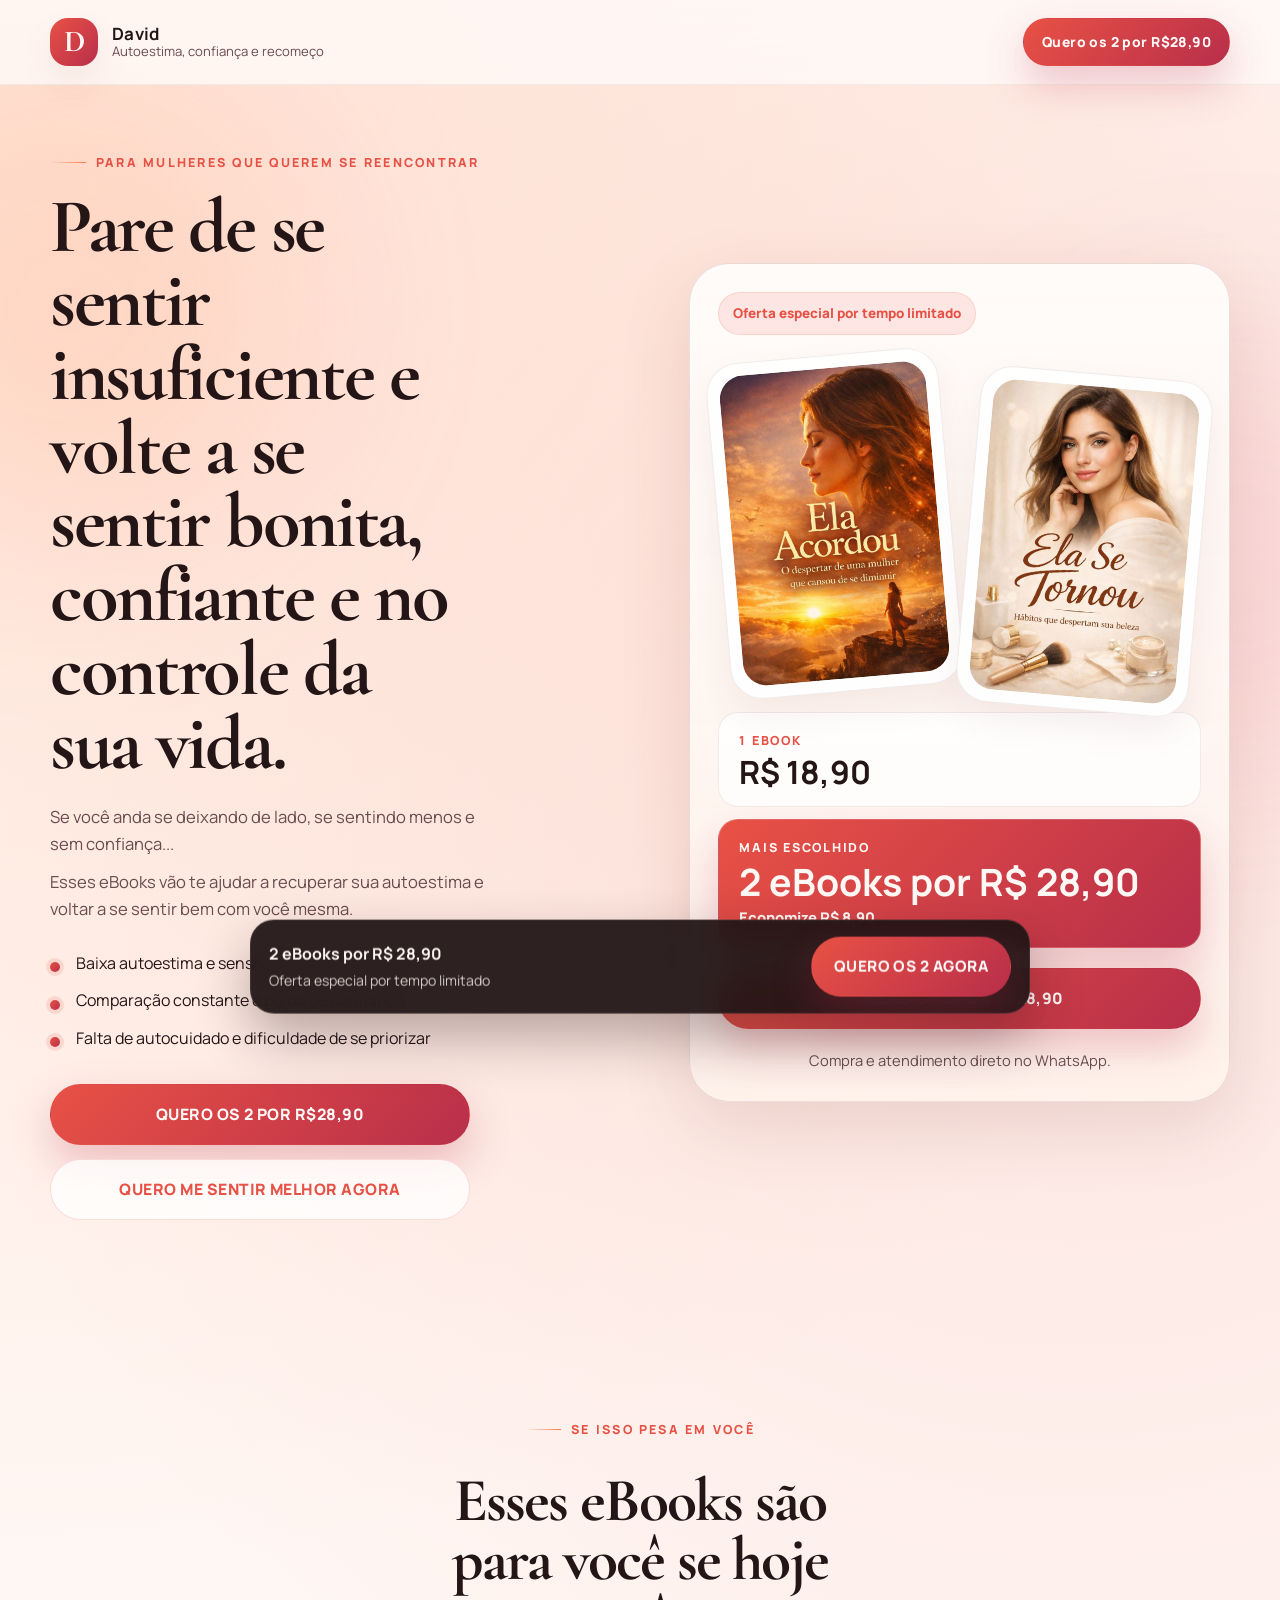
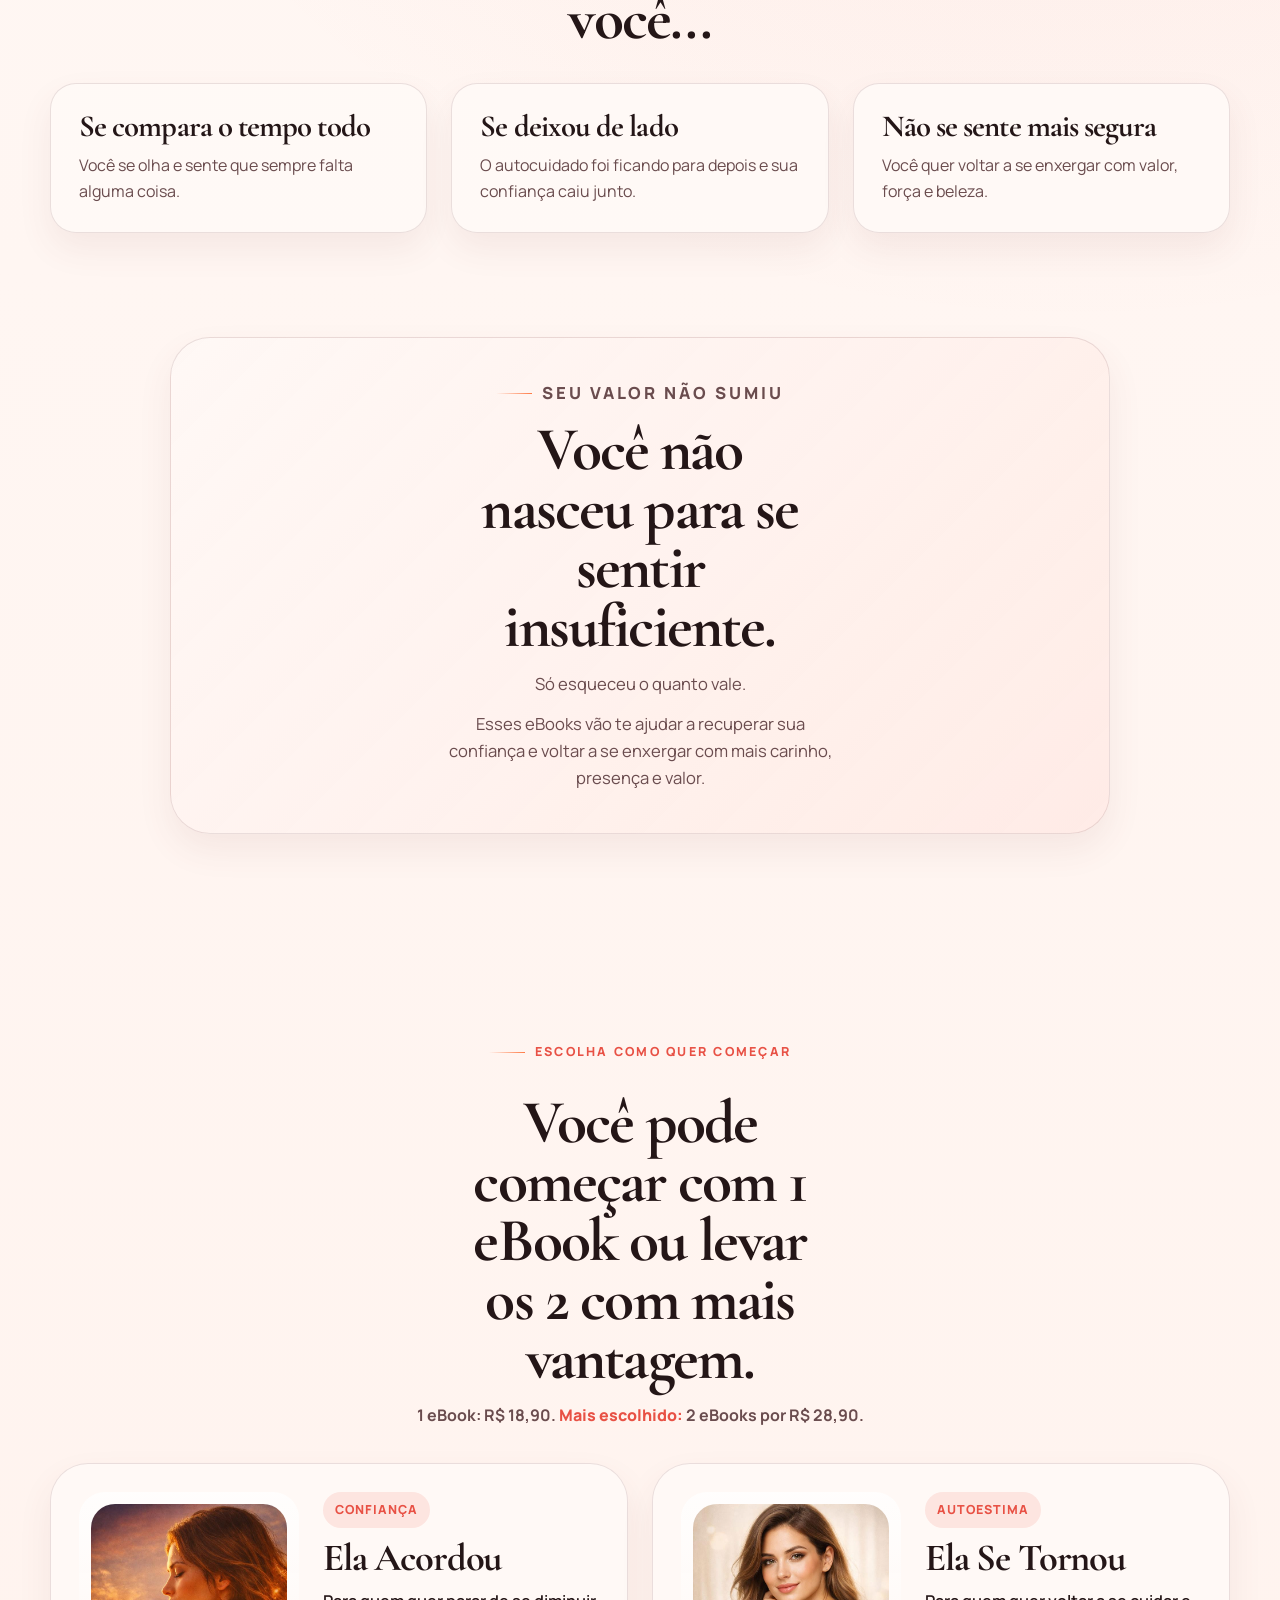
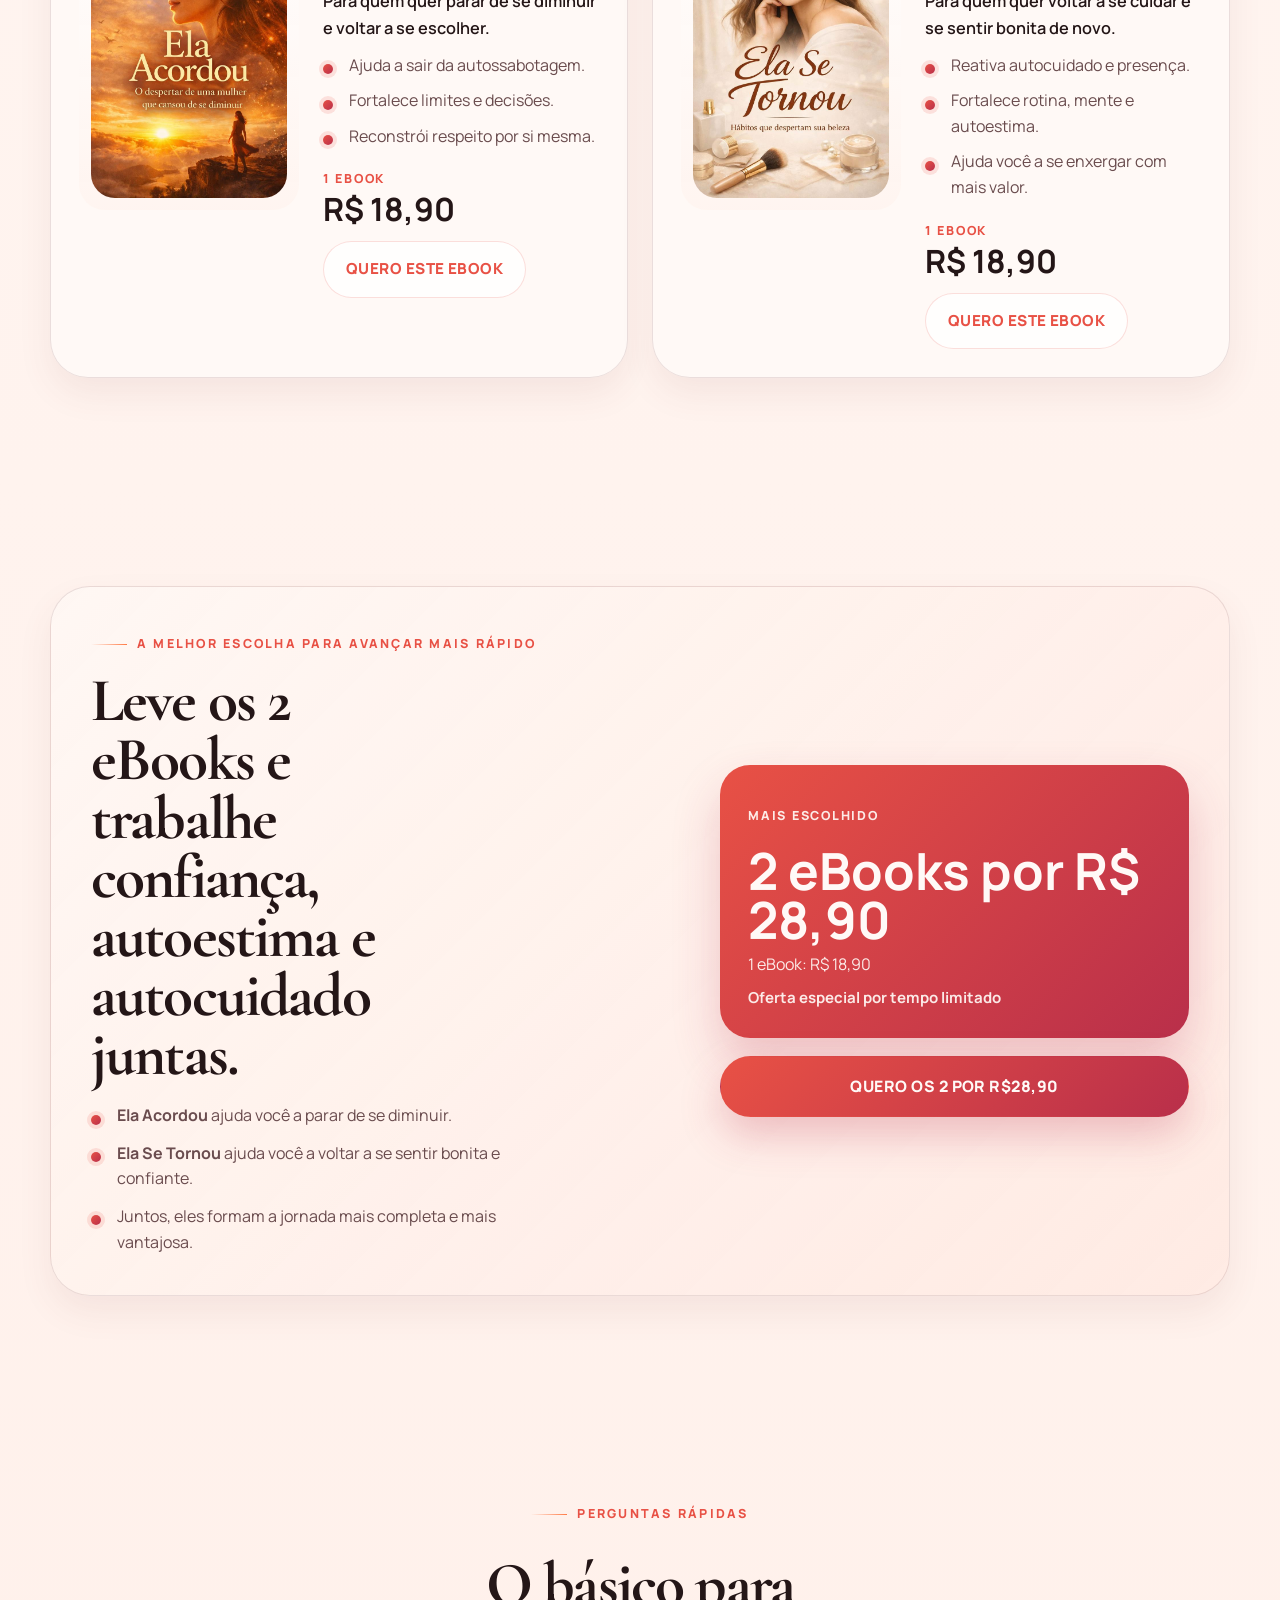
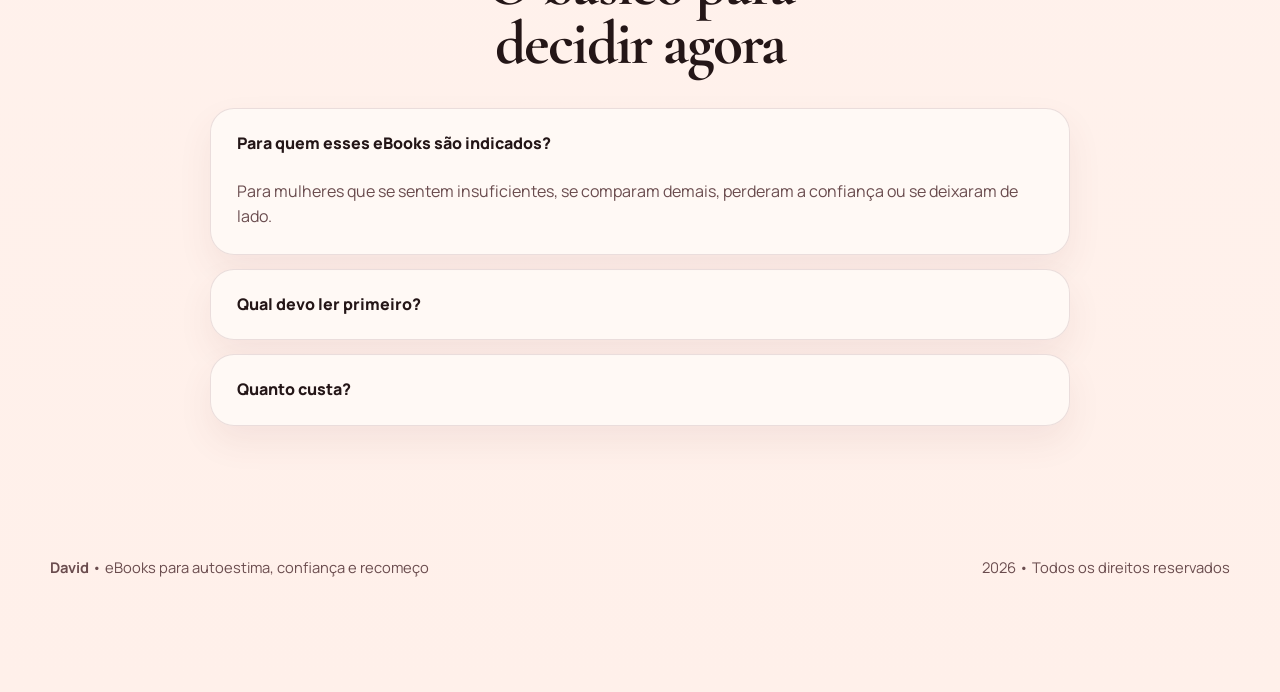
<file: livros/index.html>
<!DOCTYPE html>
<html lang="pt-BR">
<head>
  <meta charset="UTF-8">
  <meta name="viewport" content="width=device-width, initial-scale=1.0">
  <title>David | Autoestima, confiança e beleza em 2 eBooks</title>
  <meta
    name="description"
    content="Recupere autoestima, confiança e autocuidado com os eBooks Ela Acordou e Ela Se Tornou. 1 eBook por R$ 18,90 ou os 2 por R$ 28,90 no WhatsApp."
  >
  <link rel="preconnect" href="https://fonts.googleapis.com">
  <link rel="preconnect" href="https://fonts.gstatic.com" crossorigin>
  <link
    href="https://fonts.googleapis.com/css2?family=Cormorant+Garamond:wght@500;600;700&family=Manrope:wght@400;500;600;700;800&display=swap"
    rel="stylesheet"
  >
  <link rel="stylesheet" href="styles.css">
  <script defer src="script.js"></script>
</head>
<body>
  <div class="page-glow page-glow-left" aria-hidden="true"></div>
  <div class="page-glow page-glow-right" aria-hidden="true"></div>

  <header class="topbar">
    <div class="container topbar-inner">
      <a class="brand" href="#top" aria-label="Ir para o início">
        <span class="brand-mark">D</span>
        <span class="brand-text">
          <strong>David</strong>
          <small>Autoestima, confiança e recomeço</small>
        </span>
      </a>

      <a
        class="btn btn-primary btn-sm"
        href="https://wa.me/558597004668"
        target="_blank"
        rel="noopener noreferrer"
        data-wa-message="Oi, David! Quero aproveitar os 2 ebooks por R$ 28,90: Ela Acordou + Ela Se Tornou. Pode me passar os próximos passos?"
      >
        Quero os 2 por R$28,90
      </a>
    </div>
  </header>

  <main id="top">
    <section class="hero section">
      <div class="container hero-grid">
        <div class="hero-copy">
          <p class="eyebrow">Para mulheres que querem se reencontrar</p>
          <h1>Pare de se sentir insuficiente e volte a se sentir bonita, confiante e no controle da sua vida.</h1>

          <div class="hero-intro">
            <p>Se você anda se deixando de lado, se sentindo menos e sem confiança...</p>
            <p>Esses eBooks vão te ajudar a recuperar sua autoestima e voltar a se sentir bem com você mesma.</p>
          </div>

          <ul class="hero-list">
            <li>Baixa autoestima e sensação de insuficiência</li>
            <li>Comparação constante e perda de confiança</li>
            <li>Falta de autocuidado e dificuldade de se priorizar</li>
          </ul>

          <div class="hero-actions">
            <a
              class="btn btn-primary btn-lg btn-main-cta"
              href="https://wa.me/558597004668"
              target="_blank"
              rel="noopener noreferrer"
              data-wa-message="Oi, David! Quero aproveitar os 2 ebooks por R$ 28,90: Ela Acordou + Ela Se Tornou. Pode me passar os próximos passos?"
            >
              QUERO OS 2 POR R$28,90
            </a>
            <a class="btn btn-secondary btn-lg" href="#livros">QUERO ME SENTIR MELHOR AGORA</a>
          </div>
        </div>

        <aside class="offer-panel" aria-label="Oferta principal dos ebooks">
          <p class="offer-kicker">Oferta especial por tempo limitado</p>

          <div class="offer-visual">
            <article class="cover-card cover-card-main">
              <img
                src="capa%20ela%20acordou.jpg"
                alt="Capa do livro Ela Acordou"
                width="512"
                height="768"
              >
            </article>
            <article class="cover-card cover-card-secondary">
              <img
                src="capa%20ela%20se%20tornou.jpg"
                alt="Capa do livro Ela Se Tornou"
                width="512"
                height="768"
              >
            </article>
          </div>

          <div class="offer-prices">
            <div class="price-option">
              <span>1 eBook</span>
              <strong>R$ 18,90</strong>
            </div>

            <div class="price-option price-option-featured">
              <span>MAIS ESCOLHIDO</span>
              <strong>2 eBooks por R$ 28,90</strong>
              <small>Economize R$ 8,90</small>
            </div>
          </div>

          <a
            class="btn btn-primary btn-lg btn-main-cta"
            href="https://wa.me/558597004668"
            target="_blank"
            rel="noopener noreferrer"
            data-wa-message="Oi, David! Quero aproveitar os 2 ebooks por R$ 28,90: Ela Acordou + Ela Se Tornou. Pode me passar os próximos passos?"
          >
            QUERO OS 2 POR R$28,90
          </a>

          <p class="offer-note">Compra e atendimento direto no WhatsApp.</p>
        </aside>
      </div>
    </section>

    <section class="section pain-section" id="identificacao" data-reveal>
      <div class="container">
        <div class="section-heading section-heading-center">
          <p class="eyebrow">Se isso pesa em você</p>
          <h2>Esses eBooks são para você se hoje você...</h2>
        </div>

        <div class="pain-grid">
          <article class="pain-card">
            <h3>Se compara o tempo todo</h3>
            <p>Você se olha e sente que sempre falta alguma coisa.</p>
          </article>

          <article class="pain-card">
            <h3>Se deixou de lado</h3>
            <p>O autocuidado foi ficando para depois e sua confiança caiu junto.</p>
          </article>

          <article class="pain-card">
            <h3>Não se sente mais segura</h3>
            <p>Você quer voltar a se enxergar com valor, força e beleza.</p>
          </article>
        </div>
      </div>
    </section>

    <section class="section emotional-section" data-reveal>
      <div class="container">
        <div class="emotional-card">
          <p class="eyebrow">Seu valor não sumiu</p>
          <h2>Você não nasceu para se sentir insuficiente.</h2>
          <p>Só esqueceu o quanto vale.</p>
          <p>Esses eBooks vão te ajudar a recuperar sua confiança e voltar a se enxergar com mais carinho, presença e valor.</p>
        </div>
      </div>
    </section>

    <section class="section books-section" id="livros" data-reveal>
      <div class="container">
        <div class="section-heading section-heading-center">
          <p class="eyebrow">Escolha como quer começar</p>
          <h2>Você pode começar com 1 eBook ou levar os 2 com mais vantagem.</h2>
          <p class="section-subtitle">
            <strong>1 eBook: R$ 18,90.</strong> <span class="highlight-inline">Mais escolhido:</span> <strong>2 eBooks por R$ 28,90.</strong>
          </p>
        </div>

        <div class="books-grid">
          <article class="book-card">
            <div class="book-media">
              <img
                src="capa%20ela%20acordou.jpg"
                alt="Capa do livro Ela Acordou"
                loading="lazy"
                width="512"
                height="768"
              >
            </div>

            <div class="book-content">
              <span class="book-tag">Confiança</span>
              <h3>Ela Acordou</h3>
              <p class="book-subtitle">Para quem quer parar de se diminuir e voltar a se escolher.</p>

              <ul class="book-list">
                <li>Ajuda a sair da autossabotagem.</li>
                <li>Fortalece limites e decisões.</li>
                <li>Reconstrói respeito por si mesma.</li>
              </ul>

              <div class="book-footer">
                <div class="price-box">
                  <span>1 eBook</span>
                  <strong>R$ 18,90</strong>
                </div>

                <a
                  class="btn btn-secondary"
                  href="https://wa.me/558597004668"
                  target="_blank"
                  rel="noopener noreferrer"
                  data-wa-message="Oi, David! Quero comprar o ebook Ela Acordou por R$ 18,90. Pode me passar os próximos passos?"
                >
                  QUERO ESTE EBOOK
                </a>
              </div>
            </div>
          </article>

          <article class="book-card">
            <div class="book-media">
              <img
                src="capa%20ela%20se%20tornou.jpg"
                alt="Capa do livro Ela Se Tornou"
                loading="lazy"
                width="512"
                height="768"
              >
            </div>

            <div class="book-content">
              <span class="book-tag">Autoestima</span>
              <h3>Ela Se Tornou</h3>
              <p class="book-subtitle">Para quem quer voltar a se cuidar e se sentir bonita de novo.</p>

              <ul class="book-list">
                <li>Reativa autocuidado e presença.</li>
                <li>Fortalece rotina, mente e autoestima.</li>
                <li>Ajuda você a se enxergar com mais valor.</li>
              </ul>

              <div class="book-footer">
                <div class="price-box">
                  <span>1 eBook</span>
                  <strong>R$ 18,90</strong>
                </div>

                <a
                  class="btn btn-secondary"
                  href="https://wa.me/558597004668"
                  target="_blank"
                  rel="noopener noreferrer"
                  data-wa-message="Oi, David! Quero comprar o ebook Ela Se Tornou por R$ 18,90. Pode me passar os próximos passos?"
                >
                  QUERO ESTE EBOOK
                </a>
              </div>
            </div>
          </article>
        </div>
      </div>
    </section>

    <section class="section bundle-section" id="combo" data-reveal>
      <div class="container bundle-card">
        <div class="bundle-copy">
          <p class="eyebrow">A melhor escolha para avançar mais rápido</p>
          <h2>Leve os 2 eBooks e trabalhe confiança, autoestima e autocuidado juntas.</h2>

          <ul class="bundle-list">
            <li><strong>Ela Acordou</strong> ajuda você a parar de se diminuir.</li>
            <li><strong>Ela Se Tornou</strong> ajuda você a voltar a se sentir bonita e confiante.</li>
            <li>Juntos, eles formam a jornada mais completa e mais vantajosa.</li>
          </ul>
        </div>

        <div class="bundle-cta">
          <div class="bundle-price-block">
            <p class="bundle-label">MAIS ESCOLHIDO</p>
            <strong>2 eBooks por R$ 28,90</strong>
            <span>1 eBook: R$ 18,90</span>
            <small>Oferta especial por tempo limitado</small>
          </div>

          <a
            class="btn btn-primary btn-lg btn-main-cta"
            href="https://wa.me/558597004668"
            target="_blank"
            rel="noopener noreferrer"
            data-wa-message="Oi, David! Quero aproveitar os 2 ebooks por R$ 28,90: Ela Acordou + Ela Se Tornou. Pode me passar os próximos passos?"
          >
            QUERO OS 2 POR R$28,90
          </a>
        </div>
      </div>
    </section>

    <section class="section faq-section" data-reveal>
      <div class="container">
        <div class="section-heading section-heading-center">
          <p class="eyebrow">Perguntas rápidas</p>
          <h2>O básico para decidir agora</h2>
        </div>

        <div class="faq-list">
          <details class="faq-item" open>
            <summary>Para quem esses eBooks são indicados?</summary>
            <p>Para mulheres que se sentem insuficientes, se comparam demais, perderam a confiança ou se deixaram de lado.</p>
          </details>

          <details class="faq-item">
            <summary>Qual devo ler primeiro?</summary>
            <p>Comece por <strong>Ela Acordou</strong> se você precisa se posicionar. Comece por <strong>Ela Se Tornou</strong> se quer voltar a se cuidar e se sentir bonita. Se quiser a experiência mais completa, leve os dois.</p>
          </details>

          <details class="faq-item">
            <summary>Quanto custa?</summary>
            <p><strong>1 eBook: R$ 18,90.</strong> <strong>2 eBooks: R$ 28,90.</strong> O atendimento e a compra acontecem direto no WhatsApp.</p>
          </details>
        </div>
      </div>
    </section>
  </main>

  <footer class="footer">
    <div class="container footer-inner">
      <p><strong>David</strong> • eBooks para autoestima, confiança e recomeço</p>
      <p><span id="year"></span> • Todos os direitos reservados</p>
    </div>
  </footer>

  <div class="sticky-cta" data-sticky>
    <div class="sticky-copy">
      <strong>2 eBooks por R$ 28,90</strong>
      <span>Oferta especial por tempo limitado</span>
    </div>

    <a
      class="btn btn-primary btn-main-cta"
      href="https://wa.me/558597004668"
      target="_blank"
      rel="noopener noreferrer"
      data-wa-message="Oi, David! Quero aproveitar agora os 2 ebooks por R$ 28,90. Pode me passar os próximos passos?"
    >
      QUERO OS 2 AGORA
    </a>
  </div>
</body>
</html>
</file>
<file: livros/styles.css>
:root {
  --bg: #fff6f2;
  --bg-soft: #fffaf7;
  --surface: rgba(255, 250, 247, 0.9);
  --surface-strong: #fffdfb;
  --text: #241617;
  --text-soft: #6a4c4e;
  --line: rgba(109, 62, 64, 0.14);
  --accent: #ff7a45;
  --accent-strong: #e85145;
  --accent-deep: #b92f4a;
  --accent-soft: #ffe0d7;
  --success: #277552;
  --shadow: 0 24px 70px rgba(130, 67, 59, 0.14);
  --shadow-soft: 0 16px 34px rgba(130, 67, 59, 0.08);
  --radius-xl: 36px;
  --radius-lg: 26px;
  --radius-md: 20px;
  --radius-sm: 16px;
  --container: 1180px;
}

* {
  box-sizing: border-box;
}

html {
  scroll-behavior: smooth;
}

body {
  margin: 0;
  min-height: 100vh;
  font-family: "Manrope", sans-serif;
  color: var(--text);
  background:
    radial-gradient(circle at left top, rgba(255, 164, 122, 0.28), transparent 28%),
    radial-gradient(circle at right 16% top 14%, rgba(233, 81, 69, 0.12), transparent 24%),
    linear-gradient(180deg, #fff9f6 0%, var(--bg) 34%, #fff0ea 100%);
  line-height: 1.6;
  overflow-x: hidden;
}

img {
  display: block;
  max-width: 100%;
}

a {
  color: inherit;
  text-decoration: none;
}

button,
input,
textarea,
select {
  font: inherit;
}

.page-glow {
  position: fixed;
  width: 460px;
  height: 460px;
  border-radius: 50%;
  filter: blur(100px);
  opacity: 0.34;
  z-index: -1;
  pointer-events: none;
}

.page-glow-left {
  left: -160px;
  top: 80px;
  background: rgba(255, 158, 112, 0.56);
}

.page-glow-right {
  right: -180px;
  top: 320px;
  background: rgba(221, 74, 118, 0.24);
}

.container {
  width: min(calc(100% - 40px), var(--container));
  margin: 0 auto;
}

.section {
  position: relative;
  padding: 104px 0;
}

.topbar {
  position: sticky;
  top: 0;
  z-index: 20;
  backdrop-filter: blur(18px);
  background: rgba(255, 250, 247, 0.84);
  border-bottom: 1px solid rgba(109, 62, 64, 0.08);
}

.topbar-inner {
  display: flex;
  align-items: center;
  justify-content: space-between;
  gap: 20px;
  min-height: 84px;
}

.brand {
  display: inline-flex;
  align-items: center;
  gap: 14px;
}

.brand-mark {
  display: grid;
  place-items: center;
  width: 48px;
  height: 48px;
  border-radius: 18px;
  background: linear-gradient(135deg, var(--accent-strong) 0%, var(--accent-deep) 100%);
  color: #fff8f5;
  box-shadow: var(--shadow-soft);
  font-family: "Cormorant Garamond", serif;
  font-size: 1.9rem;
  font-weight: 700;
}

.brand-text {
  display: flex;
  flex-direction: column;
  line-height: 1.1;
}

.brand-text strong {
  font-size: 1.06rem;
  letter-spacing: 0.02em;
}

.brand-text small {
  color: var(--text-soft);
  font-size: 0.82rem;
}

.eyebrow {
  display: inline-flex;
  align-items: center;
  gap: 10px;
  margin: 0 0 18px;
  color: var(--accent-strong);
  font-size: 0.78rem;
  font-weight: 800;
  letter-spacing: 0.18em;
  text-transform: uppercase;
}

.eyebrow::before {
  content: "";
  width: 36px;
  height: 1px;
  background: linear-gradient(90deg, transparent, var(--accent));
}

h1,
h2,
h3 {
  margin: 0;
  font-family: "Cormorant Garamond", serif;
  line-height: 0.96;
  letter-spacing: -0.03em;
}

h1 {
  font-size: clamp(3.1rem, 6vw, 5.6rem);
}

h2 {
  font-size: clamp(2.6rem, 4.8vw, 4.2rem);
}

h3 {
  font-size: clamp(2rem, 3vw, 2.8rem);
}

.section-heading {
  display: grid;
  gap: 14px;
  margin-bottom: 34px;
}

.section-heading-center {
  justify-items: center;
  text-align: center;
}

.section-heading h2 {
  max-width: 13ch;
}

.section-subtitle {
  margin: 0;
  max-width: 58ch;
  color: var(--text-soft);
  font-size: 1rem;
}

.highlight-inline {
  color: var(--accent-strong);
  font-weight: 800;
}

.hero {
  padding: 60px 0 96px;
}

.hero-grid {
  display: grid;
  grid-template-columns: minmax(0, 1.05fr) minmax(360px, 0.95fr);
  gap: 42px;
  align-items: center;
}

.hero-copy,
.offer-panel {
  animation: fade-up 0.85s ease both;
}

.hero-copy h1 {
  max-width: 10.8ch;
}

.hero-intro {
  display: grid;
  gap: 12px;
  margin-top: 24px;
  max-width: 46ch;
}

.hero-intro p {
  margin: 0;
  color: var(--text-soft);
  font-size: 1.04rem;
}

.hero-list,
.book-list,
.bundle-list {
  margin: 0;
  padding: 0;
  list-style: none;
}

.hero-list {
  display: grid;
  gap: 12px;
  margin-top: 28px;
  max-width: 42ch;
}

.hero-list li,
.book-list li,
.bundle-list li {
  position: relative;
  padding-left: 26px;
}

.hero-list li::before,
.book-list li::before,
.bundle-list li::before {
  content: "";
  position: absolute;
  top: 0.72em;
  left: 0;
  width: 10px;
  height: 10px;
  border-radius: 50%;
  background: linear-gradient(135deg, var(--accent-strong), var(--accent-deep));
  box-shadow: 0 0 0 4px rgba(232, 81, 69, 0.14);
}

.hero-actions {
  display: grid;
  gap: 14px;
  max-width: 420px;
  margin-top: 32px;
}

.btn {
  display: inline-flex;
  align-items: center;
  justify-content: center;
  gap: 10px;
  padding: 15px 22px;
  border: 1px solid transparent;
  border-radius: 999px;
  font-size: 0.95rem;
  font-weight: 800;
  letter-spacing: 0.03em;
  transition:
    transform 180ms ease,
    box-shadow 180ms ease,
    border-color 180ms ease,
    background-color 180ms ease;
}

.btn:hover {
  transform: translateY(-2px);
}

.btn:focus-visible {
  outline: 3px solid rgba(232, 81, 69, 0.22);
  outline-offset: 4px;
}

.btn-sm {
  padding: 12px 18px;
  font-size: 0.86rem;
}

.btn-lg {
  padding: 17px 28px;
  font-size: 0.98rem;
}

.btn-primary {
  background: linear-gradient(135deg, var(--accent-strong) 0%, var(--accent-deep) 100%);
  color: #fff9f7;
  box-shadow: 0 18px 40px rgba(185, 47, 74, 0.26);
}

.btn-primary:hover {
  box-shadow: 0 22px 48px rgba(185, 47, 74, 0.32);
}

.btn-secondary {
  background: rgba(255, 255, 255, 0.78);
  border-color: rgba(232, 81, 69, 0.18);
  color: var(--accent-strong);
}

.btn-main-cta {
  min-height: 60px;
  animation: breathe 2.8s ease-in-out infinite;
}

.offer-panel {
  display: grid;
  gap: 20px;
  padding: 28px;
  border-radius: calc(var(--radius-xl) + 4px);
  background: linear-gradient(180deg, rgba(255, 252, 250, 0.96), rgba(255, 242, 235, 0.92));
  border: 1px solid var(--line);
  box-shadow: var(--shadow);
}

.offer-kicker {
  justify-self: start;
  margin: 0;
  padding: 10px 14px;
  border-radius: 999px;
  background: rgba(232, 81, 69, 0.12);
  border: 1px solid rgba(232, 81, 69, 0.14);
  color: var(--accent-strong);
  font-size: 0.84rem;
  font-weight: 800;
}

.offer-visual {
  position: relative;
  display: grid;
  grid-template-columns: repeat(2, minmax(0, 1fr));
  gap: 16px;
  align-items: start;
}

.cover-card {
  display: grid;
  place-items: center;
  align-self: start;
  padding: 12px;
  border-radius: calc(var(--radius-lg) + 6px);
  background: rgba(255, 255, 255, 0.94);
  border: 1px solid rgba(109, 62, 64, 0.1);
  box-shadow: var(--shadow-soft);
}

.cover-card img {
  width: 100%;
  height: auto;
  aspect-ratio: 683 / 1024;
  object-fit: contain;
  border-radius: calc(var(--radius-lg) - 2px);
}

.cover-card-main {
  transform: rotate(-5deg);
}

.cover-card-secondary {
  transform: translateY(18px) rotate(5deg);
}

.offer-prices {
  display: grid;
  gap: 12px;
}

.price-option {
  display: grid;
  gap: 6px;
  padding: 18px 20px;
  border-radius: var(--radius-md);
  background: rgba(255, 255, 255, 0.8);
  border: 1px solid rgba(109, 62, 64, 0.1);
}

.price-option span,
.price-box span,
.bundle-label {
  color: var(--accent-strong);
  font-size: 0.78rem;
  font-weight: 800;
  letter-spacing: 0.14em;
  text-transform: uppercase;
}

.price-option strong {
  font-size: 2rem;
  line-height: 0.96;
}

.price-option small {
  color: var(--success);
  font-size: 0.92rem;
  font-weight: 800;
}

.price-option-featured {
  background: linear-gradient(135deg, var(--accent-strong) 0%, var(--accent-deep) 100%);
  border-color: rgba(255, 255, 255, 0.18);
  box-shadow: 0 24px 46px rgba(185, 47, 74, 0.24);
}

.price-option-featured span,
.price-option-featured strong,
.price-option-featured small {
  color: #fff8f5;
}

.price-option-featured strong {
  font-size: 2.35rem;
}

.offer-note {
  margin: 0;
  color: var(--text-soft);
  text-align: center;
  font-size: 0.92rem;
}

.pain-grid,
.books-grid {
  display: grid;
  gap: 24px;
}

.pain-grid {
  grid-template-columns: repeat(3, minmax(0, 1fr));
}

.pain-card,
.book-card,
.bundle-card,
.emotional-card,
.faq-item {
  border: 1px solid var(--line);
  background: var(--surface);
  box-shadow: var(--shadow-soft);
}

.pain-card {
  padding: 28px;
  border-radius: var(--radius-lg);
}

.pain-card h3 {
  margin-bottom: 12px;
  font-size: clamp(1.7rem, 2.4vw, 2.2rem);
}

.pain-card p {
  margin: 0;
  color: var(--text-soft);
}

.emotional-section {
  padding-top: 0;
}

.emotional-card {
  display: grid;
  gap: 14px;
  max-width: 940px;
  margin: 0 auto;
  padding: 42px;
  border-radius: calc(var(--radius-xl) + 4px);
  background: linear-gradient(135deg, rgba(255, 248, 245, 0.98), rgba(255, 234, 229, 0.9));
  text-align: center;
}

.emotional-card h2 {
  max-width: 11ch;
  margin: 0 auto;
}

.emotional-card p {
  margin: 0;
  color: var(--text-soft);
  font-size: 1.04rem;
}

.emotional-card p:last-child {
  max-width: 40ch;
  margin: 0 auto;
}

.emotional-card .eyebrow {
  justify-content: center;
}

.books-grid {
  grid-template-columns: repeat(2, minmax(0, 1fr));
}

.book-card {
  display: grid;
  grid-template-columns: minmax(220px, 0.84fr) minmax(0, 1.16fr);
  gap: 24px;
  align-items: start;
  padding: 28px;
  border-radius: calc(var(--radius-xl) + 2px);
}

.book-media {
  justify-self: center;
  align-self: start;
  width: min(100%, 280px);
  padding: 12px;
  border-radius: var(--radius-lg);
  background: linear-gradient(180deg, rgba(255, 255, 255, 0.72), rgba(255, 239, 233, 0.48));
}

.book-media img {
  width: 100%;
  height: auto;
  aspect-ratio: 683 / 1024;
  object-fit: contain;
  border-radius: calc(var(--radius-lg) - 2px);
}

.book-content {
  display: grid;
  gap: 12px;
}

.book-tag {
  justify-self: start;
  padding: 8px 12px;
  border-radius: 999px;
  background: rgba(232, 81, 69, 0.12);
  color: var(--accent-strong);
  font-size: 0.78rem;
  font-weight: 800;
  letter-spacing: 0.08em;
  text-transform: uppercase;
}

.book-subtitle {
  margin: 0;
  color: var(--text);
  font-size: 1.02rem;
  font-weight: 600;
}

.book-list {
  display: grid;
  gap: 10px;
}

.book-list li {
  color: var(--text-soft);
}

.book-footer {
  display: flex;
  flex-wrap: wrap;
  align-items: center;
  justify-content: space-between;
  gap: 16px;
  margin-top: 8px;
}

.price-box {
  display: grid;
  gap: 4px;
}

.price-box strong {
  font-size: 2rem;
  line-height: 1;
}

.bundle-card {
  display: grid;
  grid-template-columns: minmax(0, 1fr) minmax(340px, 0.78fr);
  gap: 28px;
  padding: 40px;
  border-radius: calc(var(--radius-xl) + 4px);
  background: linear-gradient(135deg, rgba(255, 247, 243, 0.98), rgba(255, 233, 226, 0.88));
}

.bundle-copy h2 {
  max-width: 11ch;
  margin-bottom: 18px;
}

.bundle-list {
  display: grid;
  gap: 12px;
  max-width: 42ch;
}

.bundle-list li {
  color: var(--text-soft);
}

.bundle-cta {
  display: grid;
  gap: 18px;
  align-content: center;
}

.bundle-price-block {
  display: grid;
  gap: 8px;
  padding: 28px;
  border-radius: calc(var(--radius-lg) + 4px);
  background: linear-gradient(135deg, var(--accent-strong) 0%, var(--accent-deep) 100%);
  color: #fff9f7;
  box-shadow: 0 24px 48px rgba(185, 47, 74, 0.24);
}

.bundle-price-block strong {
  font-size: clamp(2.4rem, 4vw, 3.4rem);
  line-height: 0.96;
}

.bundle-price-block span,
.bundle-price-block small,
.bundle-price-block .bundle-label {
  color: rgba(255, 248, 245, 0.92);
}

.bundle-price-block span {
  font-size: 1rem;
}

.bundle-price-block small {
  font-size: 0.94rem;
  font-weight: 700;
}

.faq-list {
  display: grid;
  gap: 14px;
  max-width: 860px;
  margin: 0 auto;
}

.faq-item {
  padding: 0;
  border-radius: 24px;
  overflow: hidden;
}

.faq-item summary {
  cursor: pointer;
  list-style: none;
  padding: 22px 26px;
  color: var(--text);
  font-weight: 800;
}

.faq-item summary::-webkit-details-marker {
  display: none;
}

.faq-item p {
  margin: 0;
  padding: 0 26px 24px;
  color: var(--text-soft);
}

.footer {
  padding: 26px 0 112px;
}

.footer-inner {
  display: flex;
  flex-wrap: wrap;
  justify-content: space-between;
  gap: 10px 24px;
  color: var(--text-soft);
  font-size: 0.92rem;
}

.footer-inner p {
  margin: 0;
}

.sticky-cta {
  position: fixed;
  left: 50%;
  bottom: 18px;
  transform: translateX(-50%) translateY(140%);
  z-index: 30;
  width: min(calc(100% - 24px), 780px);
  display: flex;
  align-items: center;
  justify-content: space-between;
  gap: 18px;
  padding: 16px 18px;
  border-radius: 24px;
  background: rgba(33, 21, 22, 0.94);
  color: #fff8f5;
  border: 1px solid rgba(255, 255, 255, 0.08);
  box-shadow: 0 24px 54px rgba(36, 20, 22, 0.32);
  backdrop-filter: blur(14px);
  transition: transform 260ms ease;
}

.sticky-cta.is-visible {
  transform: translateX(-50%) translateY(0);
}

.sticky-copy {
  display: grid;
  gap: 2px;
}

.sticky-copy strong {
  font-size: 1rem;
}

.sticky-copy span {
  color: rgba(255, 248, 245, 0.8);
  font-size: 0.88rem;
}

[data-reveal] {
  transition:
    opacity 620ms ease,
    transform 620ms ease;
}

.reveal-hidden {
  opacity: 0;
  transform: translateY(28px);
}

.is-visible {
  opacity: 1;
  transform: translateY(0);
}

@keyframes fade-up {
  from {
    opacity: 0;
    transform: translateY(24px);
  }

  to {
    opacity: 1;
    transform: translateY(0);
  }
}

@keyframes breathe {
  0%,
  100% {
    transform: scale(1);
    box-shadow: 0 18px 40px rgba(185, 47, 74, 0.26);
  }

  50% {
    transform: scale(1.015);
    box-shadow: 0 22px 48px rgba(185, 47, 74, 0.34);
  }
}

@media (max-width: 1100px) {
  .hero-grid,
  .bundle-card,
  .books-grid,
  .book-card {
    grid-template-columns: 1fr;
  }

  .pain-grid {
    grid-template-columns: 1fr;
  }

  .offer-panel {
    max-width: 760px;
    margin: 0 auto;
  }

  .book-media {
    width: min(100%, 340px);
  }

  .section-heading h2,
  .emotional-card h2,
  .bundle-copy h2 {
    max-width: 100%;
  }
}

@media (max-width: 760px) {
  .container {
    width: min(calc(100% - 24px), var(--container));
  }

  .section {
    padding: 76px 0;
  }

  .topbar {
    position: static;
  }

  .topbar-inner,
  .book-footer,
  .footer-inner,
  .sticky-cta {
    flex-direction: column;
    align-items: stretch;
  }

  .topbar-inner {
    padding: 16px 0;
  }

  .brand {
    justify-content: center;
  }

  h1 {
    font-size: clamp(2.6rem, 11vw, 4rem);
  }

  h2 {
    font-size: clamp(2.2rem, 9vw, 3.2rem);
  }

  .hero {
    padding-top: 34px;
  }

  .offer-panel,
  .pain-card,
  .emotional-card,
  .book-card,
  .bundle-card {
    padding-left: 22px;
    padding-right: 22px;
  }

  .offer-visual {
    grid-template-columns: 1fr 1fr;
  }

  .cover-card-main {
    transform: rotate(-4deg);
  }

  .cover-card-secondary {
    transform: translateY(10px) rotate(4deg);
  }

  .emotional-card {
    text-align: left;
  }

  .emotional-card .eyebrow {
    justify-content: flex-start;
  }

  .emotional-card h2,
  .emotional-card p:last-child {
    margin: 0;
  }

  .hero-actions,
  .btn,
  .bundle-cta {
    width: 100%;
  }

  .btn {
    width: 100%;
  }

  .sticky-cta {
    width: calc(100% - 16px);
    bottom: 8px;
    border-radius: 20px;
  }
}

@media (prefers-reduced-motion: reduce) {
  html {
    scroll-behavior: auto;
  }

  *,
  *::before,
  *::after {
    animation: none !important;
    transition-duration: 1ms !important;
  }
}
</file>
